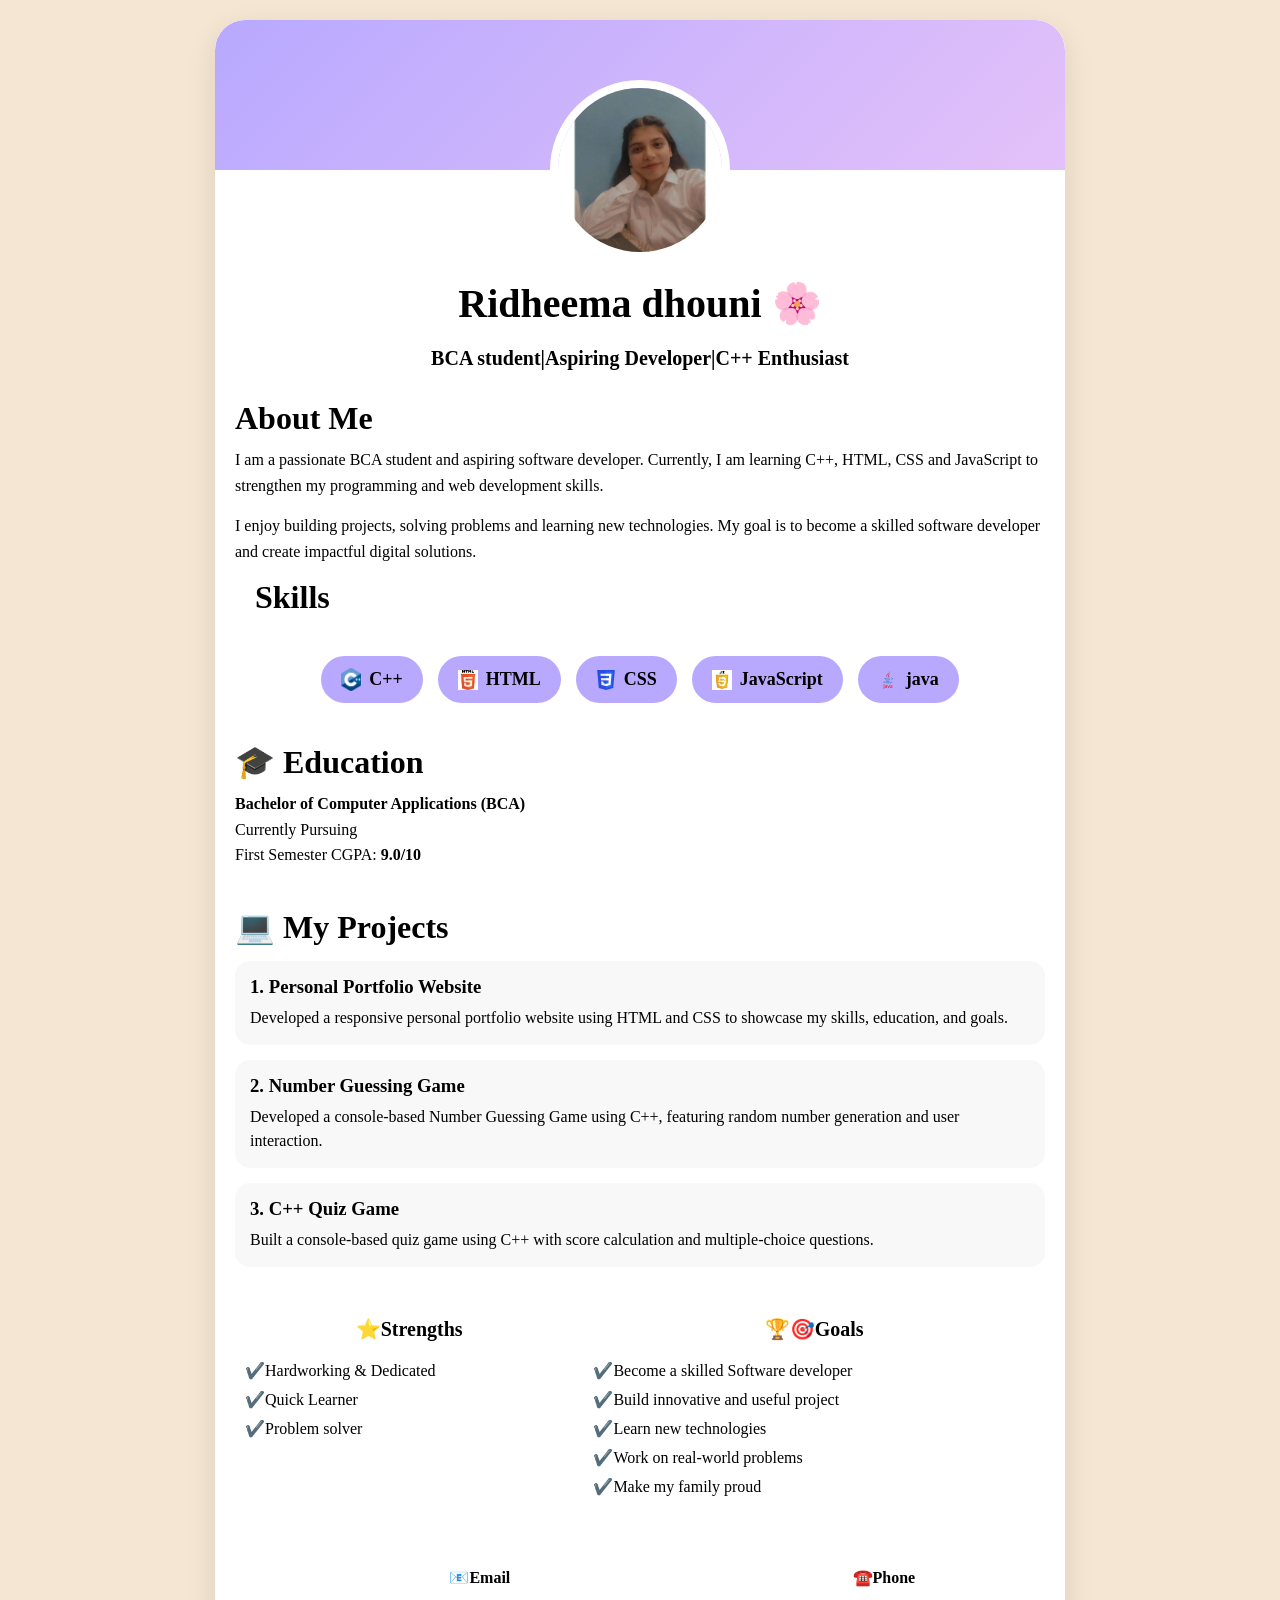
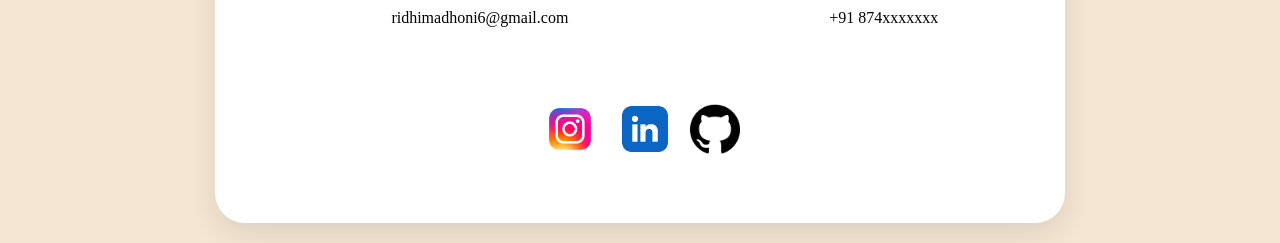
<file: index.html>
<!DOCTYPE html>
<html lang="en">
<head>
    <meta charset="UTF-8">
    <meta name="viewport" content="width=device-width, initial-scale=1.0">
    <title>My profile</title>
    <link rel="stylesheet" href="./script.css">
</head>
<body>
    
       

    <div class="card">
    <div class="head">
        
        <img src="portfolio/profilepic.jpeg" alt="profile pic">
    </div>
    <div class="name">
        <p><b>Ridheema dhouni </b> 🌸</p>
    </div>
    <div class="title">
        <p><b>BCA student|Aspiring Developer|C++ Enthusiast</b></p>
    </div>
    
    <div class="about">
        <h1 class="me">About Me</h1>
         <p class="p1">
        I am a passionate BCA student and aspiring software developer.
        Currently, I am learning C++, HTML, CSS and JavaScript to
        strengthen my programming and web development skills.
    </p>

    <p class="p2">
        I enjoy building projects, solving problems and learning
        new technologies. My goal is to become a skilled software
        developer and create impactful digital solutions.
    </p>
    <div class="class"><h1>Skills</h1></div>
    </div>
    
    <div class="skills">
        <p class="c"><img src="portfolio/cpp.png" width="20">C++</p>
        <p class="html"><img src="portfolio/html.png" width="20">HTML</p>
        <p class="css"><img src="portfolio/css.png" width="20">CSS</p>
        <p class="script"><img src="portfolio/js.png"width="20">JavaScript</p>
        <p class="java"><img src="portfolio/java.png" width="20">java</p>
    </div>
    
    <div class="education">
    <h1>🎓 Education</h1>

    <p>
        <b>Bachelor of Computer Applications (BCA)</b><br>
        Currently Pursuing<br>
        First Semester CGPA: <b>9.0/10</b>
    </p>
</div>
<div class="pro"><h1>💻 My Projects</h1>

<div class="project-card">
    <h3>1. Personal Portfolio Website</h3>
    <p>
        Developed a responsive personal portfolio website using
        HTML and CSS to showcase my skills, education, and goals.
    </p>
</div>

<div class="project-card">
    <h3>2. Number Guessing Game</h3>
    <p>
        Developed a console-based Number Guessing Game using C++,
        featuring random number generation and user interaction.
    </p>
</div>

<div class="project-card">
    <h3>3. C++ Quiz Game</h3>
    <p>
        Built a console-based quiz game using C++ with score
        calculation and multiple-choice questions.
    </p>
</div></div>

<div class="table">
    <table class="td">
        <tr>
            <th>⭐Strengths</th>
            <th>🏆🎯Goals</th>
        </tr>
        <tr>
            <td><ul class="str">
                <li>✔️Hardworking & Dedicated</li>
                <li>✔️Quick Learner</li>
                <li>✔️Problem solver</li>
               
            </ul></td>
            <td>
                <ul class="goal">
                <li>✔️Become a skilled Software developer</li>
                <li>✔️Build innovative and useful project</li>
                <li>✔️Learn new technologies</li>
                <li>✔️Work on real-world problems</li>
                <li>✔️Make my family proud</li>
                </ul>
            </td>
        </tr>
    </table>
</div>
<div class="contact">
    <table class="num">
        <tr>
            <th class="email">📧Email</th>
            <th class="phone">☎️Phone</th>
    
        </tr>
        <tr>
            <td class="mail">ridhimadhoni6@gmail.com</td>
            <td class="no">+91 874xxxxxxx</td>
        </tr>
    </table>
</div>
<div class="logo">
    <table>
        <tr>
    <th><a href=" https://www.instagram.com/ridhidhoni_2577/"><img src="portfolio/instagram.png" alt="instagram" width="60"></a></th>
    <th><a href=" https://www.linkedin.com/in/ridheema-dhouni-74108037a"><img src="portfolio/linkedin.png" alt="linkedin" width="50"></a></th>
    <th><a href="https://github.com/Ridheemadhouni"><img src="portfolio/github.png" alt="github" width="50"></a></th>
    <tr>
</div>
</table>
    </div>
</body>
</html>
</file>
<file: script.css>
*{
    margin: 0;
    padding: 0;
    box-sizing: border-box;
    font-family: 'Times New Roman', Times, serif;
}

body{
    background: #F5E6D3;
    display: flex;
    justify-content: center;
    padding: 20px;
}

/* Main Card */
.card{
    background: white;
    width: 100%;
    max-width: 850px;
    border-radius: 30px;
    overflow: hidden;
    box-shadow: 0 10px 30px rgba(0,0,0,0.1);
}

/* Header */
.head{
    display: flex;
    justify-content: center;
    align-items: flex-end;
    background: linear-gradient(135deg, #B8A9FF, #E4C1F9);
    height: 150px;
    border-radius: 30px 30px 0 0;
}

.head img{
    width: 180px;
    height: 180px;
    border-radius: 50%;
    object-fit: cover;
    border: 8px solid white;
    margin-bottom: -90px;
}

/* Name */
.name{
    text-align: center;
    margin-top: 100px;
    font-size: 40px;
    font-weight: bold;
    padding: 10px;
}

.title{
    text-align: center;
    font-size: 20px;
    padding: 10px;
}

/* About */
.about{
    padding: 20px;
}

.me{
    margin-bottom: 10px;
}

.p1,
.p2{
    margin-bottom: 15px;
    line-height: 1.6;
}

/* Skills */
.class{
    padding: 0 20px;
}

.skills{
    display: flex;
    flex-wrap: wrap;
    justify-content: center;
    gap: 15px;
    padding: 20px;
}

.c,
.html,
.css,
.java,
.script{
    padding: 12px 20px;
    background: #B8A9FF;
    border-radius: 30px;
    font-size: 18px;
    font-weight: bold;
    display: flex;
    align-items: center;
    gap: 8px;
}

/* Education */
.education{
    padding: 20px;
}

.education p{
    margin-top: 10px;
    line-height: 1.6;
}

/* Projects */
.pro{
    padding: 20px;
}

.project-card{
    margin-top: 15px;
    padding: 15px;
    background: #f8f8f8;
    border-radius: 15px;
}

.project-card p{
    margin-top: 8px;
    line-height: 1.5;
}

/* Strengths & Goals */
.table{
    padding: 20px;
    overflow-x: auto;
}

.table table{
    width: 100%;
    border-collapse: collapse;
}

.table th{
    padding: 10px;
    font-size: 20px;
}

.table td{
    padding: 10px;
    vertical-align: top;
}

.str,
.goal{
    list-style: none;
}

.str li,
.goal li{
    margin-bottom: 10px;
}

/* Contact */
.contact{
    padding: 20px;
    overflow-x: auto;
}

.contact table{
    width: 100%;
}

.email,
.phone,
.mail,
.no{
    text-align: center;
    padding: 10px;
}

/* Social Icons */
.logo{
    display: flex;
    justify-content: center;
    padding: 20px;
}

.logo table{
    border-spacing: 20px;
}

/* MOBILE RESPONSIVE */
@media screen and (max-width:768px){

    body{
        padding: 10px;
    }

    .head{
        height: 110px;
    }

    .head img{
        width: 130px;
        height: 130px;
        margin-bottom: -65px;
    }

    .name{
        margin-top: 75px;
        font-size: 28px;
    }

    .title{
        font-size: 16px;
        padding: 10px 15px;
    }

    .me,
    .class,
    .education h1,
    .pro h1{
        font-size: 24px;
    }

    .skills{
        gap: 10px;
    }

    .c,
    .html,
    .css,
    .java,
    .script{
        font-size: 15px;
        padding: 10px 15px;
    }

    .table th{
        font-size: 16px;
    }

    .table td{
        font-size: 14px;
    }

    .project-card h3{
        font-size: 18px;
    }

    .project-card p,
    .p1,
    .p2{
        font-size: 14px;
    }

    .logo img{
        width: 40px;
        height: 40px;
    }
}
</file>
